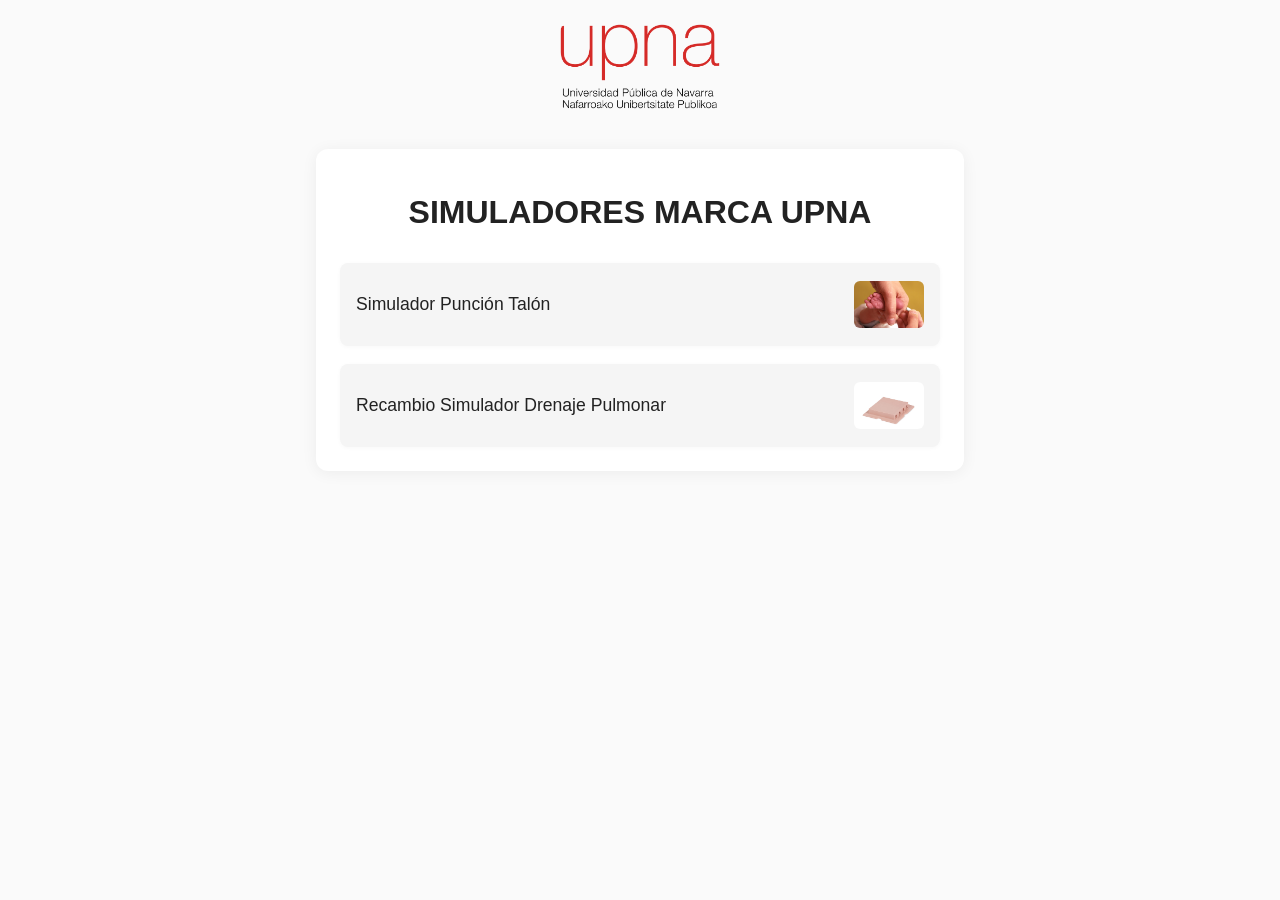
<file: index.html>
<!DOCTYPE html>
<html lang="en">
<head>
    <meta charset="UTF-8">
    <meta name="viewport" content="width=device-width, initial-scale=1.0">
    <title>Lista Simuladores Marca UPNA</title>
    <style>
        body {
            font-family: 'Segoe UI', Arial, sans-serif;
            background: #fafafa;
            margin: 0;
            padding: 0;
            color: #222;
        }
        .container {
            max-width: 600px;
            margin: 40px auto;
            padding: 24px;
            background: #fff;
            border-radius: 12px;
            box-shadow: 0 2px 16px rgba(0,0,0,0.06);
        }
        h1 {
            text-align: center;
            font-weight: 600;
            margin-bottom: 32px;
        }
        .recipe-list {
            display: flex;
            flex-direction: column;
            gap: 18px;
        }
        .simulador-list {
            display: flex;
            align-items: center;
            justify-content: space-between;
            padding: 18px 16px;
            border-radius: 8px;
            background: #f5f5f5;
            transition: box-shadow 0.2s, background 0.2s;
            text-decoration: none;
            color: inherit;
            box-shadow: 0 1px 4px rgba(0,0,0,0.03);
        }
        .simulador-list:hover {
            background: #eaeaea;
            box-shadow: 0 4px 16px rgba(0,0,0,0.08);
        }
        .simulador-titulo {
            font-size: 1.1rem;
            font-weight: 500;
            margin-right: 12px;
            flex: 1;
        }
        .logo {
            display: block;
            margin: 24px auto 24px auto;
            max-width: 160px;
            width: 60vw;
            border-radius: 8px;
        }
        .imgportada1,
        .imgportada2 {
            width: 70px;
            min-width: 60px;
            max-width: 100px;
            border-radius: 6px;
            margin-left: 10px;
        }
        @media (max-width: 700px) {
            .container {
                max-width: 95vw;
                margin: 16px auto;
                padding: 12px;
            }
            .logo {
                max-width: 120px;
                width: 40vw;
            }
            .simulador-list {
                flex-direction: column;
                align-items: flex-start;
                gap: 10px;
                padding: 14px 8px;
            }
            .simulador-titulo {
                margin-right: 0;
                font-size: 1rem;
            }
            .imgportada1,
            .imgportada2 {
                width: 60px;
                margin-left: 0;
            }
        }
    </style>
</head>
<body>
    <img src="img/logo_upna.png" class="logo" alt="Logo UPNA">
    <div class="container">
        <h1>SIMULADORES MARCA UPNA</h1>
        <div class="recipe-list">
            <a class="simulador-list" href="puncion_talon.html">
                <span class="simulador-titulo">Simulador Punción Talón</span>
                <img src="img/portada_talon.jpg" class="imgportada1" alt="Portada Talón">
            </a>
            <a class="simulador-list" href="recambio_drenaje_pulmonar.html">
                <span class="simulador-titulo">Recambio Simulador Drenaje Pulmonar</span>
                <img src="img/portada_drenaje.png" class="imgportada2" alt="Portada Drenaje">
            </a>
        </div>
    </div>
</body>
</html>
</file>
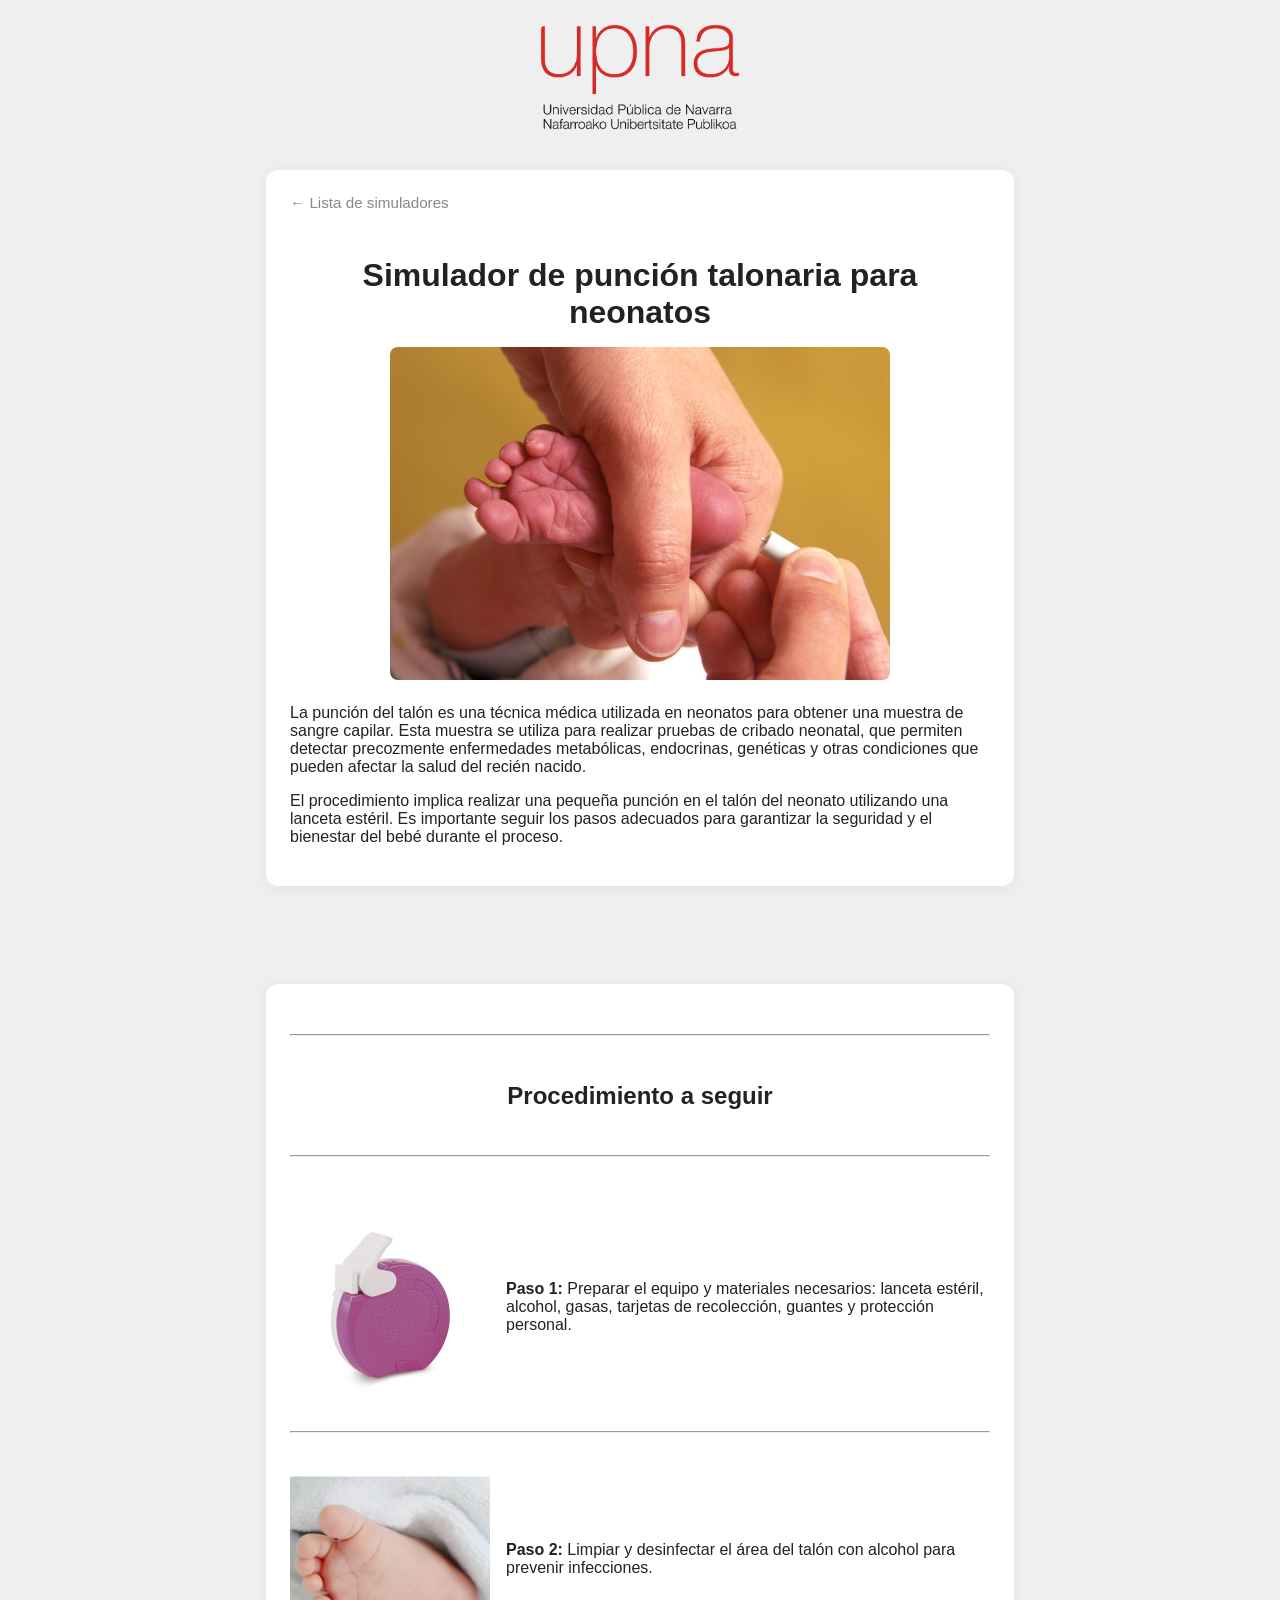
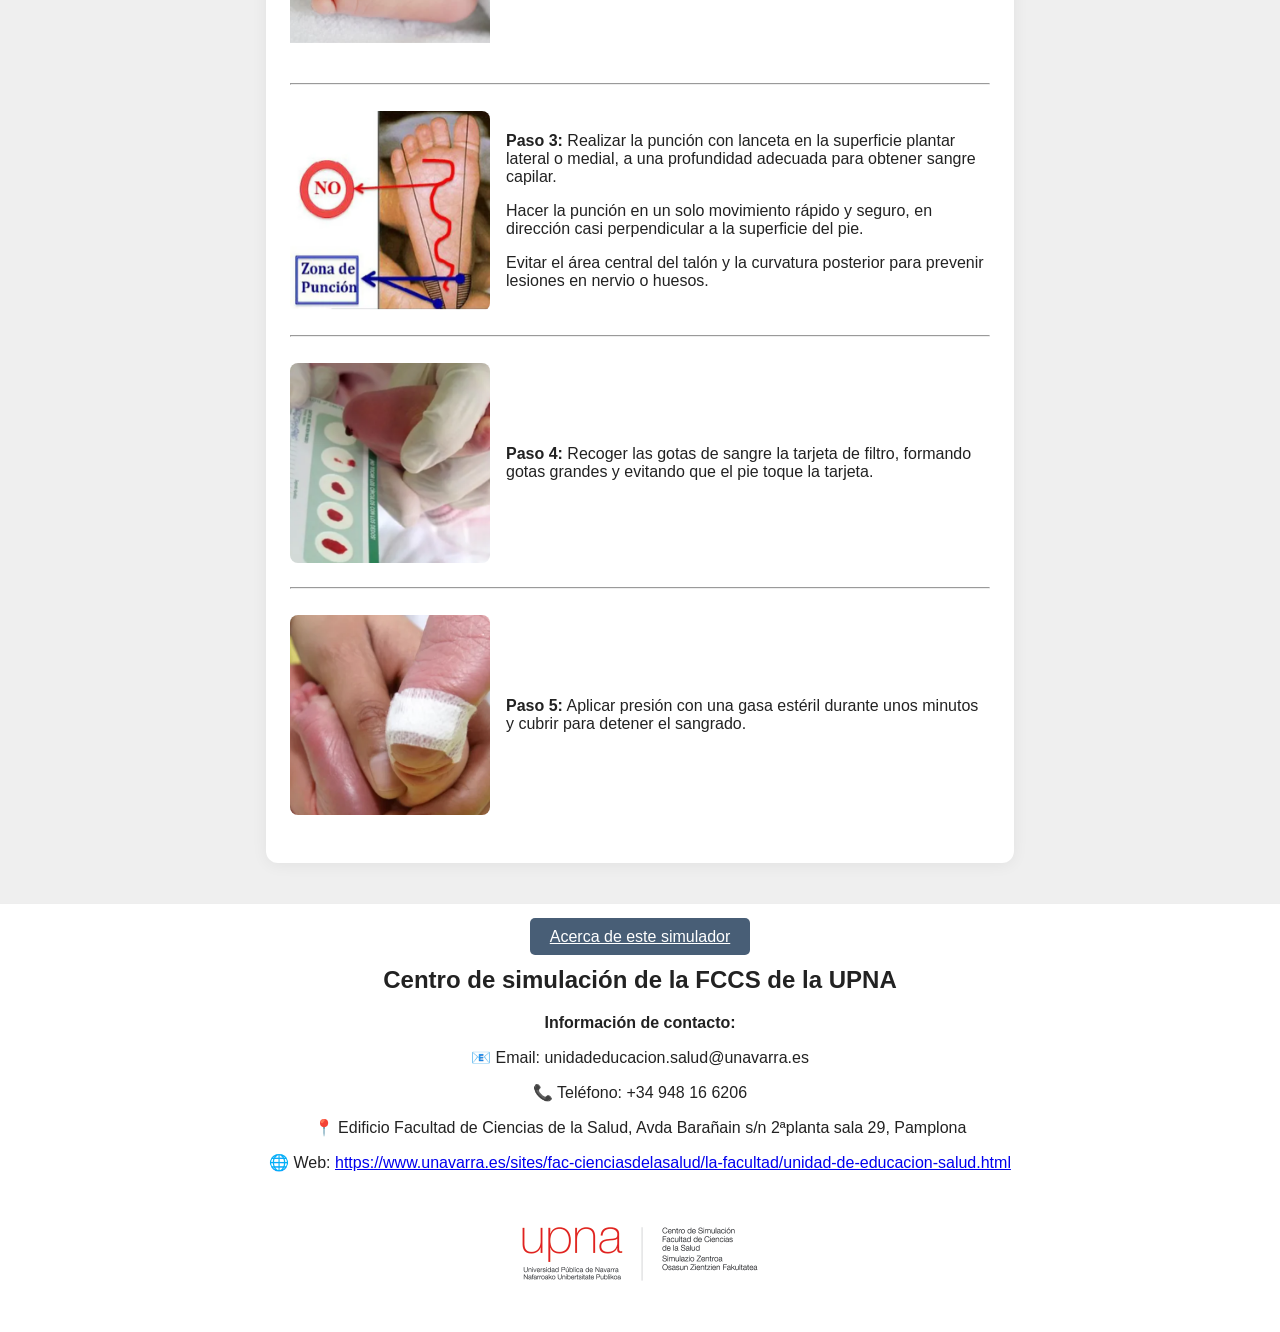
<file: puncion_talon.html>
<!DOCTYPE html>
<html lang="en">
<head>
    <meta charset="UTF-8">
    <meta name="viewport" content="width=device-width, initial-scale=1.0">
    <meta name="author" content="César Ruiz Rodríguez">
    <title>Simulador Punción Talón</title>
    <link href="estilos.css" rel="stylesheet">
</head>
<body>

    <img src="img/logo_upna.png" class="logo">

    <div class="container">
        <a class="back-link" href="index.html">&larr; Lista de simuladores</a>
        <h1>Simulador de punción talonaria para neonatos</h1>
        <img class="main-img" src="img/portada_talon.jpg" alt="Talón de Neonato">
        <p class="explanation">La punción del talón es una técnica médica utilizada en neonatos para obtener una muestra de sangre capilar. Esta muestra se utiliza para realizar pruebas de cribado neonatal, que permiten detectar precozmente enfermedades metabólicas, endocrinas, genéticas y otras condiciones que pueden afectar la salud del recién nacido.</p>
        <p>El procedimiento implica realizar una pequeña punción en el talón del neonato utilizando una lanceta estéril. Es importante seguir los pasos adecuados para garantizar la seguridad y el bienestar del bebé durante el proceso.</p>
    </div>

    <br>

    <div class="container">
        <br>
        <hr>
        <br>
        <h2>Procedimiento a seguir</h2>
        <br>
        <hr>
        <br>
        <div class="steps">
            <div class="step">
                <div class="step-container">
                    <img class="step-img" src="img/talon1.jpg" alt="Materiales médicos">
                    <div class="step-text">
                        <strong>Paso 1:</strong> Preparar el equipo y materiales necesarios: lanceta estéril, alcohol, gasas, tarjetas de recolección, guantes y protección personal.
                    </div>
                </div>
            </div>
            <hr>
            <br>
            <div class="step">
                <div class="step-container">
                    <img class="step-img" src="img/talon2.png" alt="Limpieza del área">
                    <div class="step-text">
                        <strong>Paso 2:</strong> Limpiar y desinfectar el área del talón con alcohol para prevenir infecciones.
                    </div>
                </div>
            </div>
            <hr>
            <br>
            <div class="step">
                <div class="step-container">
                    <img class="step-img" src="img/talon3.png" alt="Punción con lanceta">
                    <div class="step-text">
                        <strong>Paso 3:</strong> Realizar la punción con lanceta en la superficie plantar lateral o medial, a una profundidad adecuada para obtener sangre capilar. <p>Hacer la punción en un solo movimiento rápido y seguro, en dirección casi perpendicular a la superficie del pie.</p> Evitar el área central del talón y la curvatura posterior para prevenir lesiones en nervio o huesos.
                    </div>
                </div>
            </div>
            <hr>
            <br>
            <div class="step">
                <div class="step-container">
                    <img class="step-img" src="img/talon4.png" alt="Recogida de sangre">
                    <div class="step-text">
                        <strong>Paso 4:</strong> Recoger las gotas de sangre la tarjeta de filtro, formando gotas grandes y evitando que el pie toque la tarjeta.
                    </div>
                </div>
            </div>
            <hr>
            <br>
            <div class="step">
                <div class="step-container">
                    <img class="step-img" src="img/talon5.png" alt="Aplicación de presión">
                    <div class="step-text">
                        <strong>Paso 5:</strong> Aplicar presión con una gasa estéril durante unos minutos y cubrir para detener el sangrado.
                    </div>
                </div>
            </div>
        </div>
    </div>

    <div class="footer">
        <a href="puncion_talon_about.html" class="about-btn">Acerca de este simulador</a>

        <h2>Centro de simulación de la FCCS de la UPNA</h2>
        <p class="footer-title">Información de contacto: </p>
        <p>📧 Email: unidadeducacion.salud@unavarra.es</p>
        <p>📞 Teléfono: +34 948 16 6206</p>
        <p>📍 Edificio Facultad de Ciencias de la Salud, Avda Barañain s/n 2ªplanta sala 29, Pamplona</p>
        <p>🌐 Web: <a href="https://www.unavarra.es/sites/fac-cienciasdelasalud/la-facultad/unidad-de-educacion-salud.html" target="_blank">https://www.unavarra.es/sites/fac-cienciasdelasalud/la-facultad/unidad-de-educacion-salud.html</a></p>
        <img src="img/upna.png" alt="Logo UPNA" class="footer-logo">
    </div>

</body>
</html>
</file>
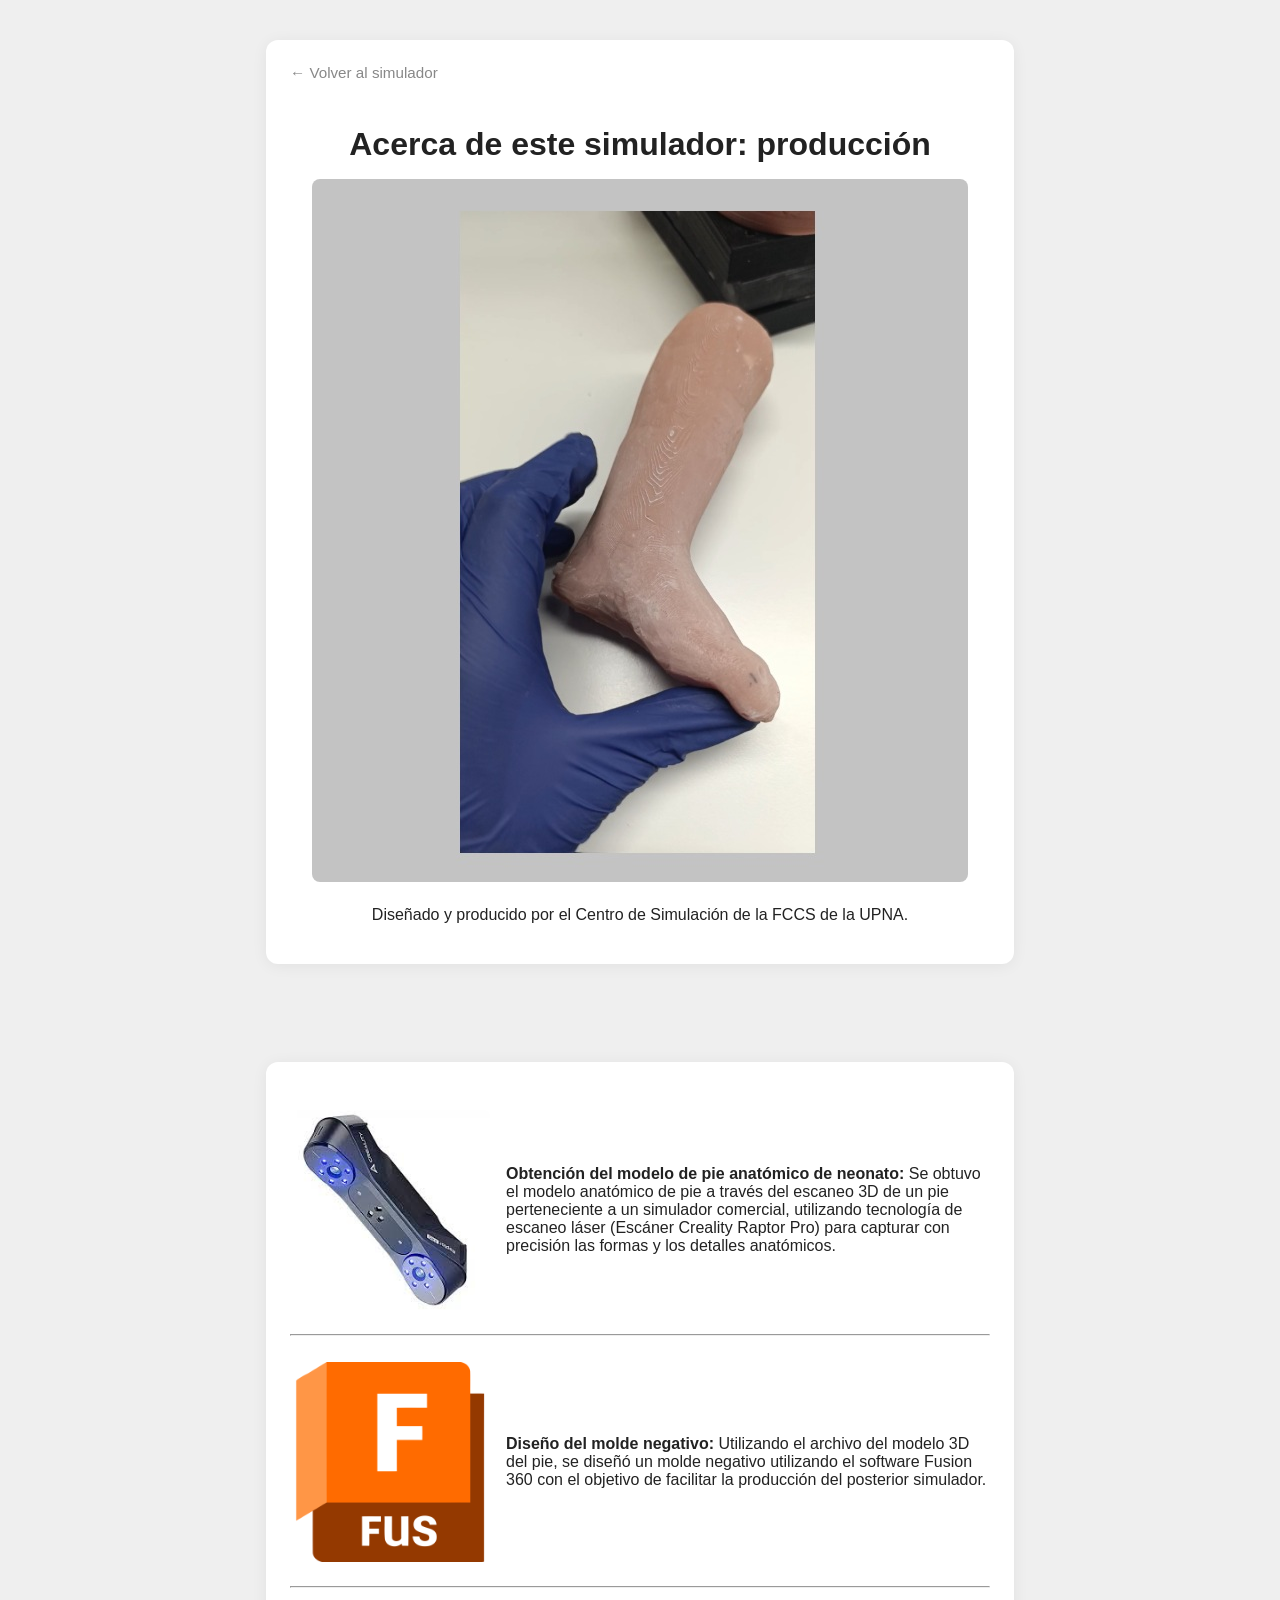
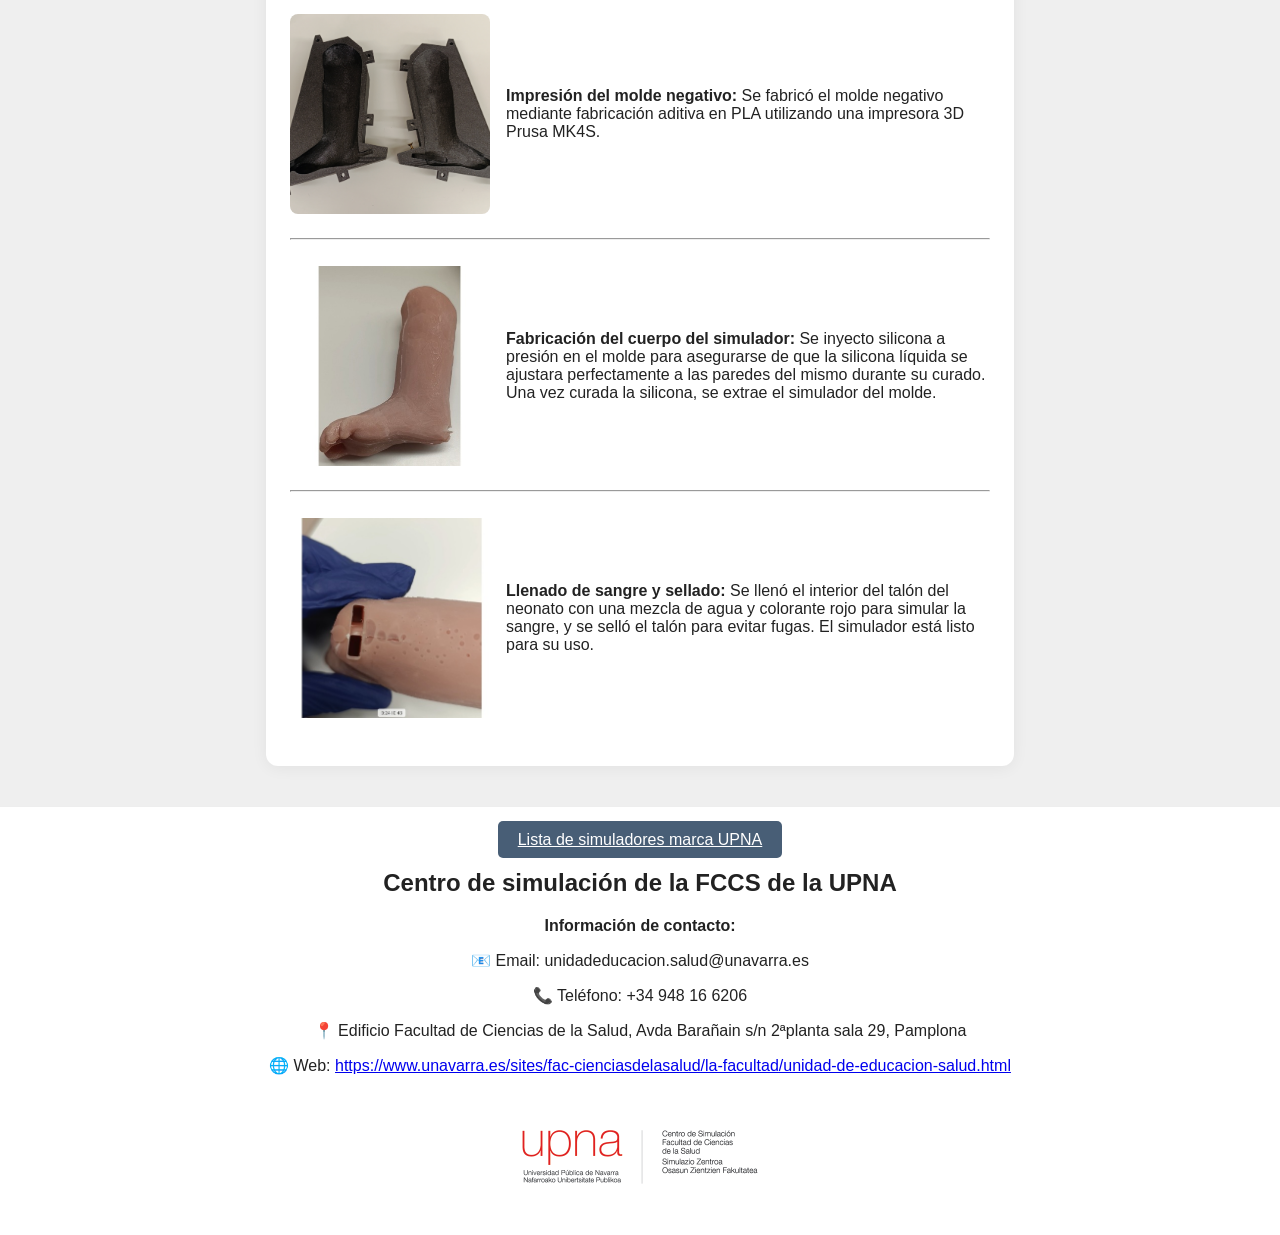
<file: puncion_talon_about.html>
<!DOCTYPE html>
<html lang="en">
<head>
    <meta charset="UTF-8">
    <meta name="viewport" content="width=device-width, initial-scale=1.0">
    <meta name="author" content="César Ruiz Rodríguez">
    <title>Acerca del Simulador de Punción Talonaria</title>
    <link href="estilos.css" rel="stylesheet">
</head>
<body>
    <div class="container">
        <a class="back-link" href="puncion_talon.html">&larr; Volver al simulador</a>
        <h1>Acerca de este simulador: producción</h1>
        <img class="main-img" src="img/puncion.jpg" alt="Talón de Neonato">
        <p style="text-align:center">Diseñado y producido por el Centro de Simulación de la FCCS de la UPNA.</p>

    </div>

    <br>

    <div class="container">
        <div class="steps">
            <div class="step">
                <div class="step-container">
                    <img class="step-img" src="img/escaner3d.jpeg" alt="Materiales médicos">
                    <div class="step-text">
                        <strong>Obtención del modelo de pie anatómico de neonato: </strong> Se obtuvo el modelo anatómico de pie a través del escaneo 3D de un pie perteneciente a un simulador comercial, utilizando tecnología de escaneo láser (Escáner Creality Raptor Pro) para capturar con precisión las formas y los detalles anatómicos.
                    </div>
                </div>
            </div>
            <hr>
            <br>
            <div class="step">
                <div class="step-container">
                    <img class="step-img" src="img/Fusion360.png" alt="Limpieza del área">
                    <div class="step-text">
                        <strong>Diseño del molde negativo: </strong> Utilizando el archivo del modelo 3D del pie, se diseñó un molde negativo utilizando el software Fusion 360 con el objetivo de facilitar la producción del posterior simulador.
                    </div>
                </div>
            </div>
            <hr>
            <br>
            <div class="step">
                <div class="step-container">
                    <img class="step-img" src="img/puncion1.jpg" alt="Punción con lanceta">
                    <div class="step-text">
                        <strong>Impresión del molde negativo: </strong> Se fabricó el molde negativo mediante fabricación aditiva en PLA utilizando una impresora 3D Prusa MK4S.
                    </div>
                </div>
            </div>
            <hr>
            <br>
            <div class="step">
                <div class="step-container">
                    <img class="step-img" src="img/puncion2.jpg" alt="Recogida de sangre">
                    <div class="step-text">
                        <strong>Fabricación del cuerpo del simulador: </strong> Se inyecto silicona a presión en el molde para asegurarse de que la silicona líquida se ajustara perfectamente a las paredes del mismo durante su curado. Una vez curada la silicona, se extrae el simulador del molde.
                    </div>
                </div>
            </div>
            <hr>
            <br>
            <div class="step">
                <div class="step-container">
                    <img class="step-img" src="img/puncion3.jpg" alt="Aplicación de presión">
                    <div class="step-text">
                        <strong>Llenado de sangre y sellado: </strong> Se llenó el interior del talón del neonato con una mezcla de agua y colorante rojo para simular la sangre, y se selló el talón para evitar fugas. El simulador está listo para su uso.
                    </div>
                </div>
            </div>
        </div>

    </div>

    <div class="footer">
        <a href="index.html" class="about-btn">Lista de simuladores marca UPNA</a>

        <h2>Centro de simulación de la FCCS de la UPNA</h2>
        <p class="footer-title">Información de contacto: </p>
        <p>📧 Email: unidadeducacion.salud@unavarra.es</p>
        <p>📞 Teléfono: +34 948 16 6206</p>
        <p>📍 Edificio Facultad de Ciencias de la Salud, Avda Barañain s/n 2ªplanta sala 29, Pamplona</p>
        <p>🌐 Web: <a href="https://www.unavarra.es/sites/fac-cienciasdelasalud/la-facultad/unidad-de-educacion-salud.html" target="_blank">https://www.unavarra.es/sites/fac-cienciasdelasalud/la-facultad/unidad-de-educacion-salud.html</a></p>
        <img src="img/upna.png" alt="Logo UPNA" class="footer-logo">
    </div>
</body>
</html>
</file>
<file: estilos.css>
body {
            font-family: 'Segoe UI', Arial, sans-serif;
            background: #efefef;
            margin: 0;
            padding: 0;
            color: #222;
        }
        .container {
            max-width: 700px;
            width: min(92vw, 700px);
            margin: 40px auto;
            padding: 24px;
            background: #fff;
            border-radius: 12px;
            box-shadow: 0 2px 16px rgba(0,0,0,0.06);
        }
        @media (max-width: 500px) {
            .container {
                width: 90vw;
                padding: 18px;
            }
        }
        h1 {
            text-align: center;
            font-weight: 600;
            margin-bottom: 16px;
        }
        h2 {
            text-align: center;
        }
        .main-img {
            display: block;
            margin: 0 auto 24px auto;
            max-width: 100%;
            border-radius: 8px;
        }
        .steps {
            margin-top: 24px;
        }
        .step {
            margin-bottom: 24px;
        }
        .step-container {
            display: flex;
            align-items: center;
            gap: 16px;
        }
        .step-img {
            width: 200px;
            height: 200px;
            object-fit: cover;
            border-radius: 8px;
            flex-shrink: 0;
        }
        .step-text {
            flex: 1;
        }
        @media (max-width: 768px) {
            .step-container {
                flex-direction: column;
                text-align: center;
                gap: 12px;
            }
            .step-img {
                width: 80%;
                height: auto;
            }
        }
        .back-link {
            display: inline-block;
            margin-bottom: 24px;
            color: #888;
            text-decoration: none;
            font-size: 0.95rem;
        }
        .back-link:hover {
            text-decoration: underline;
        }
        .footer {
            background: #fff;
            padding: 24px;
            text-align: center;
            border-top: 1px solid #eee;
            margin-top: 40px;
        }
        .about-btn {
            background: #485e76;
            color: white;
            border: none;
            padding: 10px 20px;
            border-radius: 5px;
            cursor: pointer;
            margin-bottom: 16px;
            font-size: 1rem;
        }
        .logo {
            display: block;
            margin: 24px auto 24px auto;
            max-width: 100%;
            width: 200px;
            border-radius: 8px;
        }
        .footer-logo {
            max-width: 250px;
            margin-top: 16px;
        }
        .footer-title {
            font-weight: 600;
            text-align: center;
            margin-top: 16px;
        }
</file>
